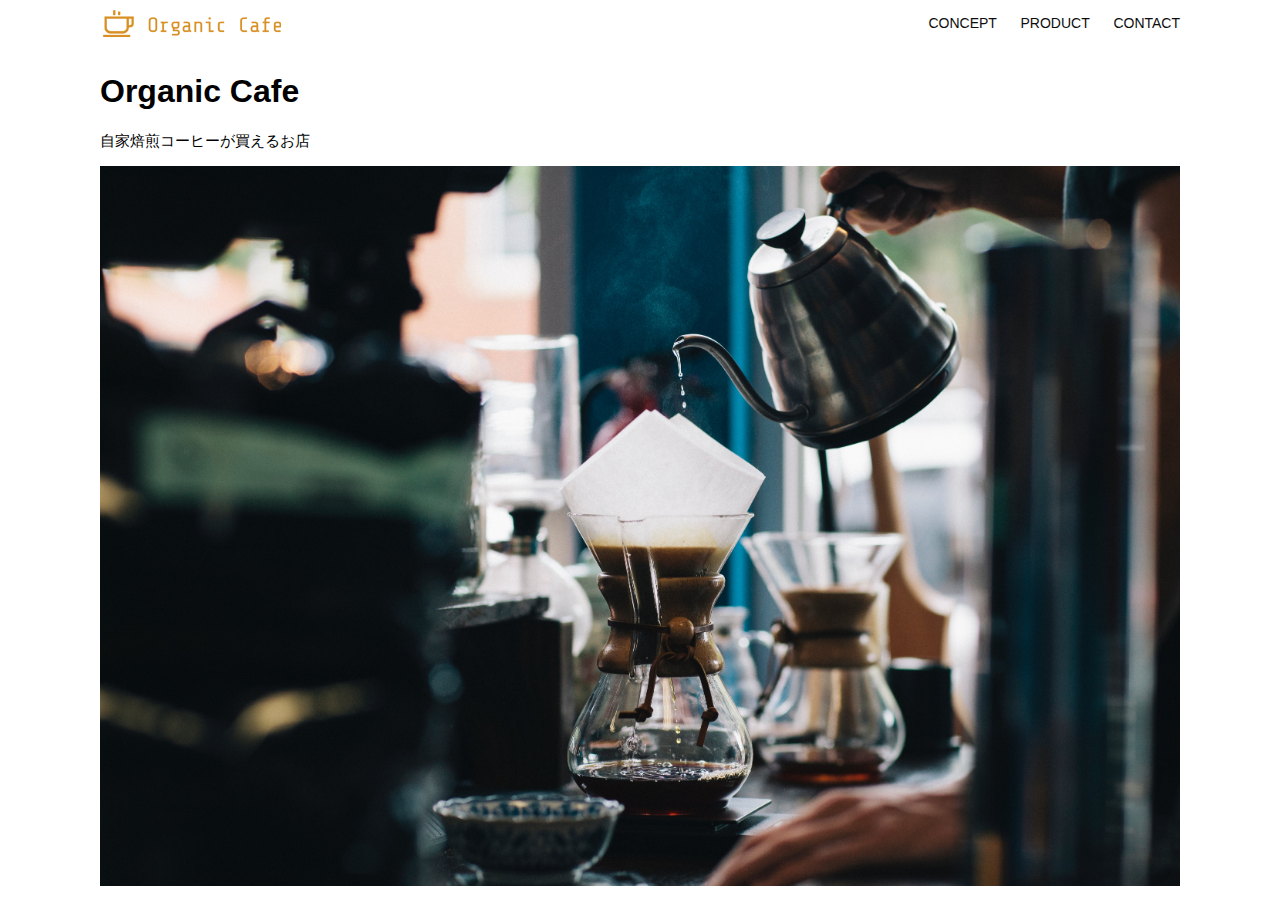
<file: html-css-kadai_013/index.html>
<!DOCTYPE html>
<html>
  <head>
    <title>Organic Cafe</title>
    <meta charset="UTF-8" />
    <meta name="description" content="自家焙煎のコーヒーがお家で楽しめるOrganic Cafe"/>
    <meta name="viewport" content="width=device-width, initial-scale=1.0" />
    <link rel="stylesheet" href="style.css" />
  </head>
  <body>
    <!-- ヘッダー -->
    <header>
      <!-- ロゴ -->
      <a href="index.html" id="logo"><img src="images/logo.png" alt="トップページに戻る"/></a>

      <!-- PC用ナビゲーション -->
      <nav id="nav-pc">
        <a href="index.html#concept">CONCEPT</a>
        <a href="index.html#product">PRODUCT</a>
        <a href="index.html#contact">CONTACT</a>
      </nav>

       <!-- スマホ用メニューボタン -->
    <img id="menu-sp" src="images/button-menu.png" alt="ナビゲーションを開く" onclick="document.getElementById('nav-sp').style.display = 'block'">

      <!--スマホ用ナビゲーション-->
      <nav id="nav-sp">
        <ul>
          <li>
            <img id="close" src="images/button-close.png" alt="ナビゲーションを閉じる" onclick="document.getElementById('nav-sp').style.display = 'none'">
          </li>
          <li>
            <a id="logo-sp" href="index.html" onclick="document.getElementById('nav-sp').style.display = 'none'">
              <img src="images/logo-sp.png" alt="トップページに戻る">
            </a>
          </li>
          <li>
            <a class="menu" href="index.html#concept" onclick="document.getElementById('nav-sp').style.display = 'none'">CONCEPT</a>
         </li>
         <li>
           <a class="menu" href="index.html#product" onclick="document.getElementById('nav-sp').style.display = 'none'">PRODUCT</a>
         </li>
         <li>
          <a class="menu" href="index.html#contact" onclick="document.getElementById('nav-sp').style.display = 'none'">CONTACT</a>
         </li>
       </ul>
     </nav>
          
    </header>

    <main>
      <article>
        <!-- メインビジュアル -->
        <section id="main-visual">
          <div id="main-message">
            <h1>Organic Cafe</h1>
            <p>自家焙煎コーヒーが買えるお店</p>
          </div>
          <img src="images/main-image.jpg" alt="コーヒーをハンドドリップで淹れる画像"/>
        </section>
      </article>
    </main>
  </body>
</html>
</file>
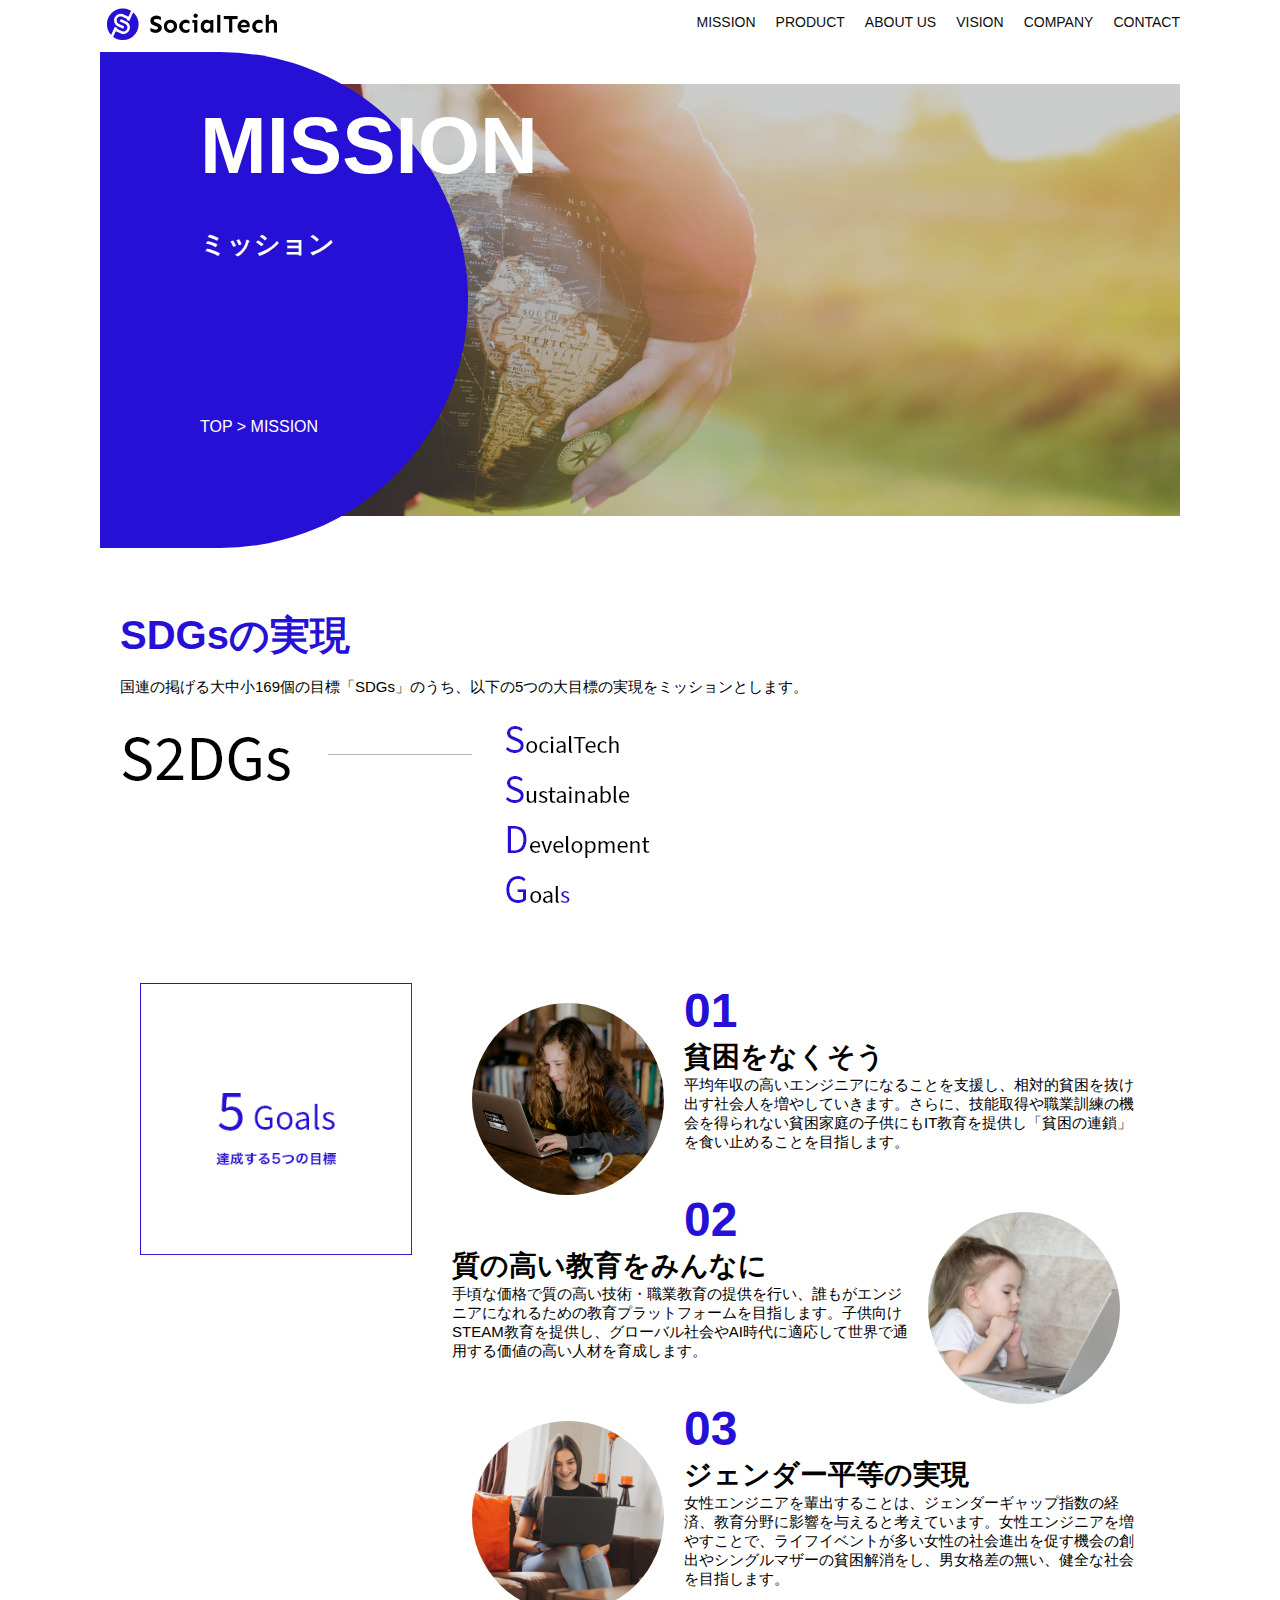
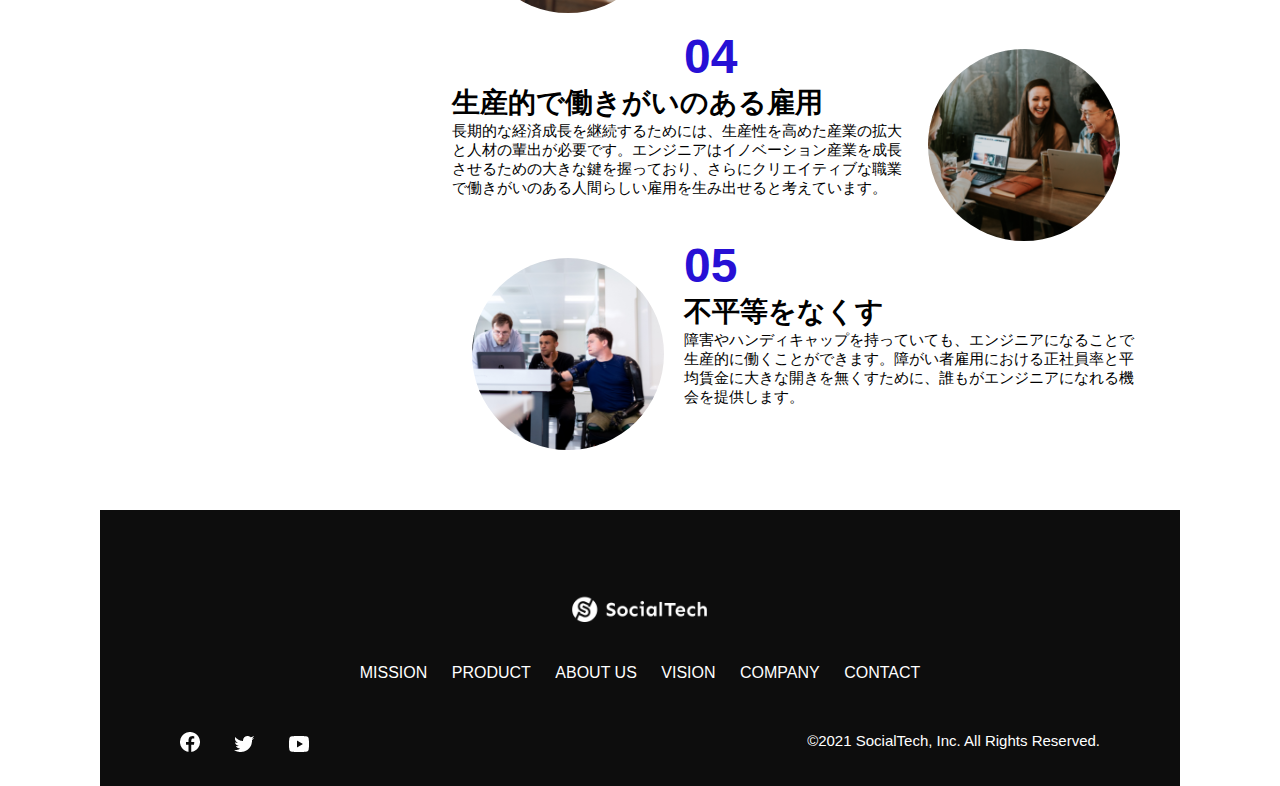
<file: kadai_tutorial_output/mission.html>
<!DOCTYPE html>
<html>
  <head>
    <title>SocialTech - MISSION ミッション -</title>
    <meta charset="utf-8">
    <meta name="description" content="SocialTechが目指す5つの目標（S2DSs）紹介します">
    <meta name="viewport" content="width=device-width, initial-scale=1.0">
    <link rel="stylesheet" href="style.css">
  </head>

  <body>
    <!-- ヘッダー -->
    <header>
      <!-- ロゴ -->
      <a href="index.html" id="logo">
        <img src="images/logo.png" alt="トップページに戻る">
      </a>

      <!-- PC用ナビゲーション -->
      <nav id="nav-pc">
        <ul>
          <li><a href="mission.html">MISSION</a></li>
          <li><a href="product.html">PRODUCT</a></li>
          <li><a href="index.html#aboutus">ABOUT US</a></li>
          <li><a href="index.html#vision">VISION</a></li>
          <li><a href="index.html#company">COMPANY</a></li>
          <li><a href="index.html#contact">CONTACT</a></li>
        </ul>
      </nav>

      <!-- スマホ用メニューボタン -->
      <button id="menu-sp" onclick="document.getElementById('nav-sp').style.display = 'block'">
        <img src="images/button-menu.png" alt="ナビゲーションを開く">
      </button>

      <!-- スマホ用ナビゲーション -->
      <div id="nav-sp">
        <button id="close" onclick="document.getElementById('nav-sp').style.display = 'none'">
          <img src="images/button-close.png" alt="ナビゲーションを閉じる">
        </button>

        <nav>
          <ul>
            <li>
              <a id="logo-sp" href="index.html" onclick="document.getElementById('nav-sp').style.display = 'none'"><img src="images/logo-sp.png" alt="トップページに戻る"></a>
            </li>
            <li><a class="menu" href="mission.html" onclick="document.getElementById('nav-sp').style.display = 'none'">MISSION</a></li>
            <li><a class="menu" href="product.html" onclick="document.getElementById('nav-sp').style.display = 'none'">PRODUCT</a></li>
            <li><a class="menu" href="index.html#aboutus" onclick="document.getElementById('nav-sp').style.display = 'none'">ABOUT US</a></li>
            <li><a class="menu" href="index.html#vision" onclick="document.getElementById('nav-sp').style.display = 'none'">VISION</a></li>
            <li><a class="menu" href="index.html#company" onclick="document.getElementById('nav-sp').style.display = 'none'">COMPANY</a></li>
            <li><a class="menu" href="index.html#contact" onclick="document.getElementById('nav-sp').style.display = 'none'">CONTACT</a></li>
          </ul>
        </nav>
        <div id="sns">
          <a href="https://www.facebook.com/sejuku2013">
            <img src="images/button-facebook.png" alt="Facebookのリンク">
          </a>
          <a href="https://twitter.com/samuraijuku">
            <img src="images/button-twitter.png" alt="Twitterのリンク">
          </a>
          <a href="https://www.youtube.com/channel/UCCFOQO5aDK0xXam4cUQXT8g">
            <img src="images/button-youtube.png" alt="YouTubeのリンク">
          </a>
        </div>
      </div>
    </header>

    <main>
      <article>
        <section id="mission-main">
            <div class="mission-main-inner">
                <div id="mission-title">
                    <h1>MISSION<br><span>ミッション</span></h1>
                    <p>TOP > MISSION</p>
                </div>
            </div>
        </section>
        <section id="mission-s2dgs">
            <h2 class="mission-h2">SDGsの実現</h2>
            <p>国連の掲げる大中小169個の目標「SDGs」のうち、以下の5つの大目標の実現をミッションとします。</p>
            <img src="images/mission/mission-s2dgs.png" alt="S2DGs">
        </section>

        <section id="mission-five-goals">
            <div class="five-goals-image">
              <img src="images/mission/mission-5goals.png" alt="5Goals">
            </div>
            <div class="five-goals-read">
                <div>
                  <img class="fivegoals-image-left" src="images/mission/mission-5goals01.png" alt="PCを操作する女の子">
                  <span class="fivegoals-number">01</span>
                  <h3 class="fivegoals-h3">貧困をなくそう</h3>
                  <p class="fivegoals-p">平均年収の高いエンジニアになることを支援し、相対的貧困を抜け出す社会人を増やしていきます。さらに、技能取得や職業訓練の機会を得られない貧困家庭の子供にもIT教育を提供し「貧困の連鎖」を食い止めることを目指します。</p>
                </div>
                <div>
                  <img class="fivegoals-image-right" src="images/mission/mission-5goals02.png" alt="PCを見つめる小さい女の子">
                  <span class="fivegoals-number">02</span>
                  <h3 class="fivegoals-h3">質の高い教育をみんなに</h3>
                  <p class="fivegoals-p">手頃な価格で質の高い技術・職業教育の提供を行い、誰もがエンジニアになれるための教育プラットフォームを目指します。子供向けSTEAM教育を提供し、グローバル社会やAI時代に適応して世界で通用する価値の高い人材を育成します。</p>
                </div>
                <div>
                  <img class="fivegoals-image-left" src="images/mission/mission-5goals03.png" alt="PCを操作する女性">
                  <span class="fivegoals-number">03</span>
                  <h3 class="fivegoals-h3">ジェンダー平等の実現</h3>
                  <p class="fivegoals-p">女性エンジニアを輩出することは、ジェンダーギャップ指数の経済、教育分野に影響を与えると考えています。女性エンジニアを増やすことで、ライフイベントが多い女性の社会進出を促す機会の創出やシングルマザーの貧困解消をし、男女格差の無い、健全な社会を目指します。</p>
                </div>
                <div>
                  <img class="fivegoals-image-right" src="images/mission/mission-5goals04.png" alt="笑顔で話し合う3人の男女">
                  <span class="fivegoals-number">04</span>
                  <h3 class="fivegoals-h3">生産的で働きがいのある雇用</h3>
                  <p class="fivegoals-p">長期的な経済成長を継続するためには、生産性を高めた産業の拡大と人材の輩出が必要です。エンジニアはイノベーション産業を成長させるための大きな鍵を握っており、さらにクリエイティブな職業で働きがいのある人間らしい雇用を生み出せると考えています。</p>
                </div>
                <div>
                  <img class="fivegoals-image-left" src="images/mission/mission-5goals05.png" alt="障害を持つ男性が生き生きと働く様子">
                  <span class="fivegoals-number">05</span>
                  <h3 class="fivegoals-h3">不平等をなくす</h3>
                  <p class="fivegoals-p">障害やハンディキャップを持っていても、エンジニアになることで生産的に働くことができます。障がい者雇用における正社員率と平均賃金に大きな開きを無くすために、誰もがエンジニアになれる機会を提供します。</p>
                </div>
              </div>
      </article>
    </main>

    <footer>
      <div id="footer-logo">
        <img src="images/logo-sp.png" alt="SocialTech">
      </div>
      <div id="footer-link">
        <a href="mission.html">MISSION</a>
        <a href="product.html">PRODUCT</a>
        <a href="index.html#aboutus">ABOUT US</a>
        <a href="index.html#vision">VISION</a>
        <a href="index.html#company">COMPANY</a>
        <a href="index.html#contact">CONTACT</a>
      </div>
      <div id="sns-footer">
        <div class="sns-btns">
          <a href="https://www.facebook.com/sejuku2013"><img src="images/button-facebook.png" alt="Facebookのリンク"></a>
          <a href="https://twitter.com/samuraijuku"><img src="images/button-twitter.png" alt="Twitterのリンク"></a>
          <a href="https://www.youtube.com/channel/UCCFOQO5aDK0xXam4cUQXT8g"><img src="images/button-youtube.png" alt="YouTubeのリンク"></a>
        </div>
        <p id="copyright">&copy;2021 SocialTech, Inc. All Rights Reserved.</p>
      </div>
    </footer>

  </body>
</html>
</file>
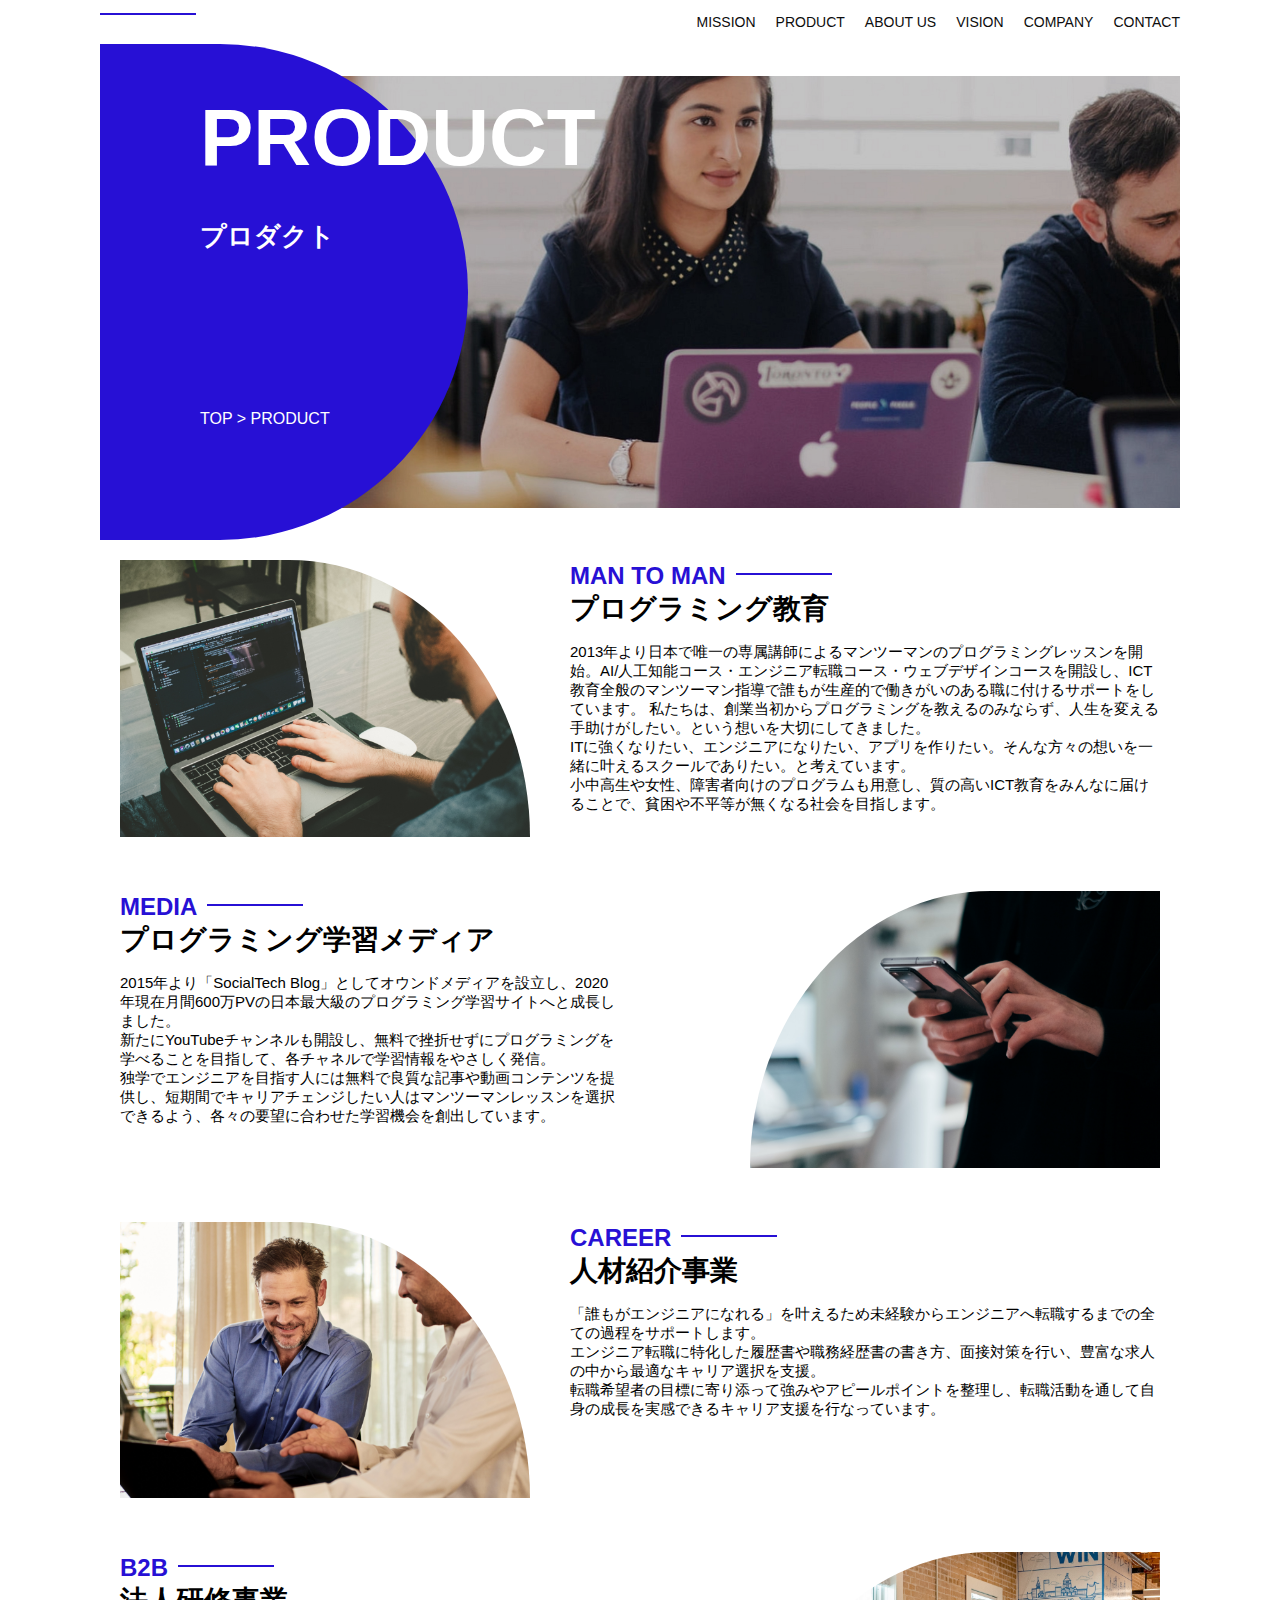
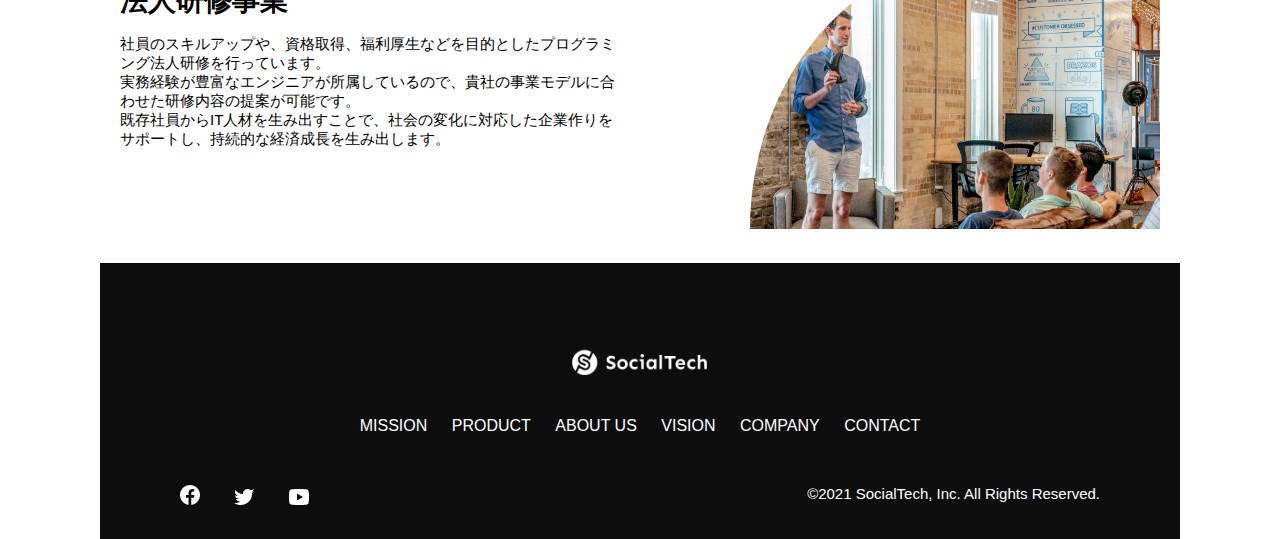
<file: kadai_tutorial_output/product.html>
<!DOCTYPE html>
<html>
    <head>
        <title>SocialTech -PRODUCT プロダクト-</title>
        <meta charest="utf-8">
        <meta name="description" content="SocialTechの4つのプロダクトを紹介します">
        <meta name="viewport" content="width=device-width, initial-scale=1.0">
        <link rel="stylesheet" href="style.css">
    </head>

    <body>
        <!--ヘッダー-->
        <header>
         <!--ロゴ-->
         <a href="index.html" id="logo">
            <img src="images/line.png" alt="トップページに戻る">
         </a>

         <!--PC用ナビゲーション-->
         <nav id="nav-pc">
            <ul>
            <li><a href="mission.html">MISSION</a></li>
            <li><a href="product.html">PRODUCT</a></li>
            <li><a href="index.html#aboutus">ABOUT US</a></li>
            <li><a href="index.html#vision">VISION</a></li>
            <li><a href="index.html#company">COMPANY</a></li>
            <li><a href="index.html#contact">CONTACT</a></li>
          </ul>
         </nav>

         <!-- スマホ用メニューボタン -->
      <button id="menu-sp" onclick="document.getElementById('nav-sp').style.display = 'block'">
        <img src="images/button-menu.png" alt="ナビゲーションを開く">
      </button>

      <!-- スマホ用ナビゲーション -->
      <div id="nav-sp">
        <button id="close" onclick="document.getElementById('nav-sp').style.display = 'none'">
          <img src="images/button-close.png" alt="ナビゲーションを閉じる">
        </button>

        <nav>
          <ul>
            <li>
              <a id="logo-sp" href="index.html" onclick="document.getElementById('nav-sp').style.display = 'none'"><img src="images/logo-sp.png" alt="トップページに戻る"></a>
            </li>
            <li><a class="menu" href="mission.html" onclick="document.getElementById('nav-sp').style.display = 'none'">MISSION</a></li>
            <li><a class="menu" href="product.html" onclick="document.getElementById('nav-sp').style.display = 'none'">PRODUCT</a></li>
            <li><a class="menu" href="index.html#aboutus" onclick="document.getElementById('nav-sp').style.display = 'none'">ABOUT US</a></li>
            <li><a class="menu" href="index.html#vision" onclick="document.getElementById('nav-sp').style.display = 'none'">VISION</a></li>
            <li><a class="menu" href="index.html#company" onclick="document.getElementById('nav-sp').style.display = 'none'">COMPANY</a></li>
            <li><a class="menu" href="index.html#contact" onclick="document.getElementById('nav-sp').style.display = 'none'">CONTACT</a></li>
          </ul>
        </nav>
        <div id="sns">
          <a href="https://www.facebook.com/sejuku2013">
            <img src="images/button-facebook.png" alt="Facebookのリンク">
          </a>
          <a href="https://twitter.com/samuraijuku">
            <img src="images/button-twitter.png" alt="Twitterのリンク">
          </a>
          <a href="https://www.youtube.com/channel/UCCFOQO5aDK0xXam4cUQXT8g">
            <img src="images/button-youtube.png" alt="YouTubeのリンク">
          </a>
        </div>
      </div>
    </header>

    <main>
      <article>
        <section id="product-main">
            <div class="product-main-inner">
                <div id="product-title">
                    <h1>PRODUCT<br><span>プロダクト</span></h1>
                    <p>TOP > PRODUCT</p>
                </div>
            </div>
        </section>

        <section class="product-section product-section-left">
          <div class="product-section-img">
            <img src="images/product/product-mantoman.png" alt="pcでコードを書く男性">
          </div>
          <div class="product-read">
            <h2 class="product-h2">MAN TO MAN</h2>
            <h3 class="product-h3">プログラミング教育</h3>
             <p>
               2013年より日本で唯一の専属講師によるマンツーマンのプログラミングレッスンを開始。AI/人工知能コース・エンジニア転職コース・ウェブデザインコースを開設し、ICT教育全般のマンツーマン指導で誰もが生産的で働きがいのある職に付けるサポートをしています。 私たちは、創業当初からプログラミングを教えるのみならず、人生を変える手助けがしたい。という想いを大切にしてきました。<br>ITに強くなりたい、エンジニアになりたい、アプリを作りたい。そんな方々の想いを一緒に叶えるスクールでありたい。と考えています。<br>小中高生や女性、障害者向けのプログラムも用意し、質の高いICT教育をみんなに届けることで、貧困や不平等が無くなる社会を目指します。
             </p>
           </div>
         </section>
 
         <section class="product-section product-section-right">
           <div class="product-read">
             <h2 class="product-h2">MEDIA</h2>
              <h3 class="product-h3">プログラミング学習メディア</h3>
               <p>2015年より「SocialTech Blog」としてオウンドメディアを設立し、2020年現在月間600万PVの日本最大級のプログラミング学習サイトへと成長しました。<br>新たにYouTubeチャンネルも開設し、無料で挫折せずにプログラミングを学べることを目指して、各チャネルで学習情報をやさしく発信。<br>独学でエンジニアを目指す人には無料で良質な記事や動画コンテンツを提供し、短期間でキャリアチェンジしたい人はマンツーマンレッスンを選択できるよう、各々の要望に合わせた学習機会を創出しています。</p>
           </div>
           <div class="product-section-img">
             <img src="images/product/product-media.png" alt="スマートフォンを操作する人">
           </div>
         </section>
 
         <section class="product-section product-section-left">
           <div class="product-section-img">
             <img src="images/product/product-career.png" alt="笑顔で話し合う2人の男性">
           </div>
           <div class="product-read">
             <h2 class="product-h2">CAREER</h2>
             <h3 class="product-h3">人材紹介事業</h3>
             <p>「誰もがエンジニアになれる」を叶えるため未経験からエンジニアへ転職するまでの全ての過程をサポートします。<br>エンジニア転職に特化した履歴書や職務経歴書の書き方、面接対策を行い、豊富な求人の中から最適なキャリア選択を支援。<br>転職希望者の目標に寄り添って強みやアピールポイントを整理し、転職活動を通して自身の成長を実感できるキャリア支援を行なっています。<br></p>
           </div>
         </section>
 
         <section class="product-section product-section-right">
           <div class="product-read">
             <h2 class="product-h2">B2B</h2>
             <h3 class="product-h3">法人研修事業</h3>
             <p>社員のスキルアップや、資格取得、福利厚生などを目的としたプログラミング法人研修を行っています。<br>実務経験が豊富なエンジニアが所属しているので、貴社の事業モデルに合わせた研修内容の提案が可能です。<br>既存社員からIT人材を生み出すことで、社会の変化に対応した企業作りをサポートし、持続的な経済成長を生み出します。</p>
           </div>
           <div class="product-section-img">
             <img src="images/product/product-b2b.png" alt="講演中の男性とそれを聴く人々">
           </div>
         </section>
         
      </article>
    </main>

    <footer>
      <div id="footer-logo">
        <img src="images/logo-sp.png" alt="SocialTech">
      </div>
      <div id="footer-link">
        <a href="mission.html">MISSION</a>
        <a href="product.html">PRODUCT</a>
        <a href="index.html#aboutus">ABOUT US</a>
        <a href="index.html#vision">VISION</a>
        <a href="index.html#company">COMPANY</a>
        <a href="index.html#contact">CONTACT</a>
      </div>
      <div id="sns-footer">
        <div class="sns-btns">
          <a href="https://www.facebook.com/sejuku2013"><img src="images/button-facebook.png" alt="Facebookのリンク"></a>
          <a href="https://twitter.com/samuraijuku"><img src="images/button-twitter.png" alt="Twitterのリンク"></a>
          <a href="https://www.youtube.com/channel/UCCFOQO5aDK0xXam4cUQXT8g"><img src="images/button-youtube.png" alt="YouTubeのリンク"></a>
        </div>
        <p id="copyright">&copy;2021 SocialTech, Inc. All Rights Reserved.</p>
      </div>
    </footer>
    
    </body>
</html>
</file>
<file: html-css-kadai_013/style.css>
/* PC、スマホ共通スタイル */
body {
  font-family: "Source Sans Pro", "Hiragino Kaku Gothic ProN", Meiryo, Arial,
    sans-serif;
}

p {
  font-size: 15px;
}

#main-visual>img {
  width: 100%;
}

/*================
PC用のスタイル 
=================*/
@media screen and (min-width: 768px) {

  /* 横幅設定 */
  body {
    max-width: 1080px;
    min-width: 960px;
    margin: 0 auto 0 auto;
  }

  /* ヘッダー */
  header {
    display: flex;
    justify-content: space-between;
  }

  /* ナビゲーションのレイアウト */
  #nav-pc {
    text-align: right;
    font-size: 14px;
    padding-top: 15px;
  }

  /* ナビゲーションのリンクの装飾設定 */
  #nav-pc>a {
    text-decoration: none;
    margin-left: 20px;
  }

  #nav-pc>a:link {
    color: #0d0d0d;
  }

  #nav-pc>a:visited {
    color: #0d0d0d;
  }

  #nav-pc>a:hover {
    color: #0d0d0d;
    text-decoration: underline;
  }

  #nav-pc>a:active {
    color: #0d0d0d;
  }
}

/* スマホ用ナビゲーション非表示 */
#nav-sp ,#menu-sp {
  display: none;
}

/*====================
  スマートフォン用のスタイル
 =====================*/
 @media screen and (max-width: 767px) {

  /* PC用ナビゲーション非表示 */
#nav-pc {
  display: none;
}

/* 横幅設定 */
body {
  min-width: 375px;
  margin: 0;
}

/* ハンバーガーメニュー */
#menu-sp {
  display: block;
  float: right;
  padding: 0;
}

/* スマホ用ナビゲーション */

#nav-sp {
  background-color: #ce933e;
  position: absolute;
  left: 0;
  top: 0;
  height: 100%;
  width: 100%;
  display: none;
  z-index: 100;
}

#nav-sp ul {
padding-left :0;
 }

 #nab-sp li {
  list-style: none;
 }

 /* ×ボタン */
 #close {
 position: absolute;
 top: 20px;
 right: 20px;
}

/* ナビゲーションメニュー用ロゴ */
#logo-sp {
  margin: 80px 0 30px 20px;
}

#nav-sp a {
display: block;
}

#nav-sp a:link {
  color: #ffffff;
}

#nav-sp a:hover {
  color: #ffffff;
  text-decoration: underline;
}

#nav-sp a:active {
 color: #ffffff;
}

/* ナビゲーションメニュー背景 */
#nav-sp .menu {
  text-decoration: none;
  display:block;
  margin: 0 20px 0 20px;
  height:44px;
  font-size: 16px;
  background-image: url("images/arrow.png");
  background-repeat: no-repeat;
  background-position: right top;
}
 }
</file>
<file: kadai_tutorial_output/style.css>
/* PC、スマホ共通スタイル */
* {
    box-sizing: border-box;
  }
  
  p {
    font-size: 15px;
  }
  
body {
  max-width: 1080px;
  margin: 0 auto 0 auto;
   font-family: "Source Sans Pro", "Hiragino Kaku Gothic ProN", Meiryo, Arial, sans-serif;
}

/* ヘッダー */
header {
  display: flex;
  justify-content: space-between;
}
  
   /* ナビゲーションのレイアウト */
   #nav-pc {
     font-size: 14px;
   }
   
   #nav-pc ul {
     display: flex;
     padding-left: 0;
   }
   
   #nav-pc li {
    list-style: none;
   }
   
   /* ナビゲーションのリンクの装飾設定 */
   #nav-pc a {
    text-decoration: none;
     margin-left: 20px;
     color: #0d0d0d;
   }

   #nav-pc a:hover {
     border-bottom: 2px dotted #3246c8;
     padding-bottom: 3px;
    opacity: 0.7;
   }

   /*メインビジュアル*/
   #main-visual {
    position: relative;
    height: 400px;
   }
   #main-message {
    position: absolute;
    top: 0;
    left: 0;
    background-color: #2710d5;
    color: #ffffff;
    border-radius: 0 0 476px 0;
    max-width: 620px;
    height: 100%;
    width: 100%;
    z-index: 11;
   }
   #main-message  h1 {
    font-size: 60px;
    margin: 100px 0 0 50px;
   }
   #main-message > p {
    font-size: 28px;
    margin: 0 0 0 50px;
   }
   #main-visual > img {
    max-width: 620px;
    border-radius: 476px 0 0 0;
    position: absolute;
    top: 0;
    right: 0;
    z-index: 10;
   }
   /*見出し*/
   h2 {
    margin: 40px 0 0 0;
   }
   h2::after {
    content: url("images/line.png");
    margin-left: 10px;
   }
   h3 {
    font-size: 27px;
   }
   /*ミッション*/
   #mission {
    margin: 80px auto 80px auto;
   }
   #mission-flex {
    display: flex;
   }
   #mission-flex > div {
    width: 50%;
    margin: 20px;
   }
   #mission-photo {
    width: 100%;
   }
   #s2dgs {
    margin-top: 50px;
    width: 100%;
   }

   /* プロダクト */
 #product {
  background-color: #fafafa;
  margin: 80px 0 80px 0;
  padding: 10px 40px 0px 40px;
}

/* 外枠 */
#product .product-flex {
  margin-top: 40px;
  display: flex;
}

/* 左のカラム */
#product-left {
  width: 50%;
  margin-right: 20px;
}

/* 右のカラム */
#product-right {
  width: 50%;
  margin-left: 20px;
  margin-top: 80px;
}

/* 写真＋説明の枠 */
#product-left > div {
  position: relative;
  height: 480px;
  margin-right: 20px;
}
#product-right > div {
  position: relative;
  height: 480px;
  margin-left: 20px;
}

/* 写真 */
.product-photo {
  width: 100%;
}
 
   /* 説明文の枠 */
 .product-explain {
  background-color: #ffffff;
  position: absolute;
  left: 0;
  bottom: 50px;
  margin: 0 40px 0 40px;
  padding: 20px;
  box-shadow: 5px 5px 10px rgba(0, 0, 0, 0.05);
}

/* 説明文の英語 */
.product-explain > span {
  color: #2710d5;
  font-weight: bold;
  font-size: 16px;
  margin: 0px;
}

/* 説明文の見出し */
.product-explain > h3 {
  margin: 5px 0 5px 0;
}

/* 説明文 */
.product-explain > p {
  font-size: 14px;
  margin: 0;
}

/* もっと見るボタン */
#product-more {
  text-align: center;
}

#product-more a {
  position: relative;
  bottom: -42px;
}

  /*ABOUT US*/
  #aboutus {
    margin: 80px auto 80px auto;
   }

   /* 3つの組織文化と写真を入れる枠*/
   #aboutus > div {
    display: flex;
   }
   /*写真*/
   .culture-img {
    width: 50%;
    align-self: flex-start;
   }
   .culture-img2 {
    margin-top: 50px;
    width: 100%;
   }
   /*3つの組織文化の表*/
   .culture-table {
    margin-right: 50px;
   }
   /*番号*/
   .culture-num {
    font-size: 80px;
    color: #2710d5;
    padding: 0 20px 0 0;
   }
   /*見出し*/
   .culture-table th {
    text-align: left;
    font-size: 28px;
    font-weight: bold;
   }
   /*組織文化英語*/
   .culture-en {
    color: #2710d5;
    font-size: 24px;
   }
   /*説明文*/
   .culture-description {
    margin: 0;
   }
   /*ビジョン*/
   #vision {
    margin: 80px auto 80px auto;
   }
   /*セクション内の外枠*/
   #vision > div {
    display: flex;
    justify-content: space-between;
    flex-wrap: wrap;
   }
   /*7つの行動指針の枠*/
   .vision-box {
    width: 300px;
    height: 300px;
    margin-bottom: 30px;
    position: relative;
   }
   .vision-box > img {
    width: 100%;
    position: relative;
    z-index: 30;
  }
  
  .vision-box > div {
    position: absolute;
    top: 0;
    left: 0;
    z-index: 31;
    margin-right: 20px;
  }
  
  .vision-box > div > h4 {
    color: #2710d5;
    font-size: 19px;
    margin: 80px 0 0 0;
  }
  
  .vision-box > div > h4::first-letter {
    font-size: 40px;
  }
  
  .vision-box > div > h5 {
    font-size: 20px;
    margin: 0 0 0 0;
  }
  
  .vision-box > div > p {
    margin: 10px 0 0 0;
  }
  /*会社概要*/
  #company {
    margin: 80px auto 80px auto;
  }
  #company-table {
    width: 100%;
  }
  .tableheader {
    text-align: left;
    padding: 20px;
    border-bottom-color: #2710d5;
    border-bottom-width: 1px;
    border-bottom-style: solid;
    width: 100px;
  }
  .tablehader-first {
    border-top-color: #2710d5;
    border-top-width: 1px;
    border-top-style: solid;
  }
  .cell {
    padding: 30px;
    border-bottom-color: #ececec;
    border-bottom-width: 1px;
    border-bottom-style: solid;
 }
 
 .cell-first {
    border-top-color: #ececec;
    border-top-width: 1px;
    border-top-style: solid;
 }
 #company > iframe {
  width: 100%;
  height: 368px;
  margin-top: 40px;
 }
 /*お問い合わせ*/
 #contact {
  margin: 80px auto 80px auto;
 }

/*外枠*/
#contact > form > div {
  display: flex;
 flex-direction: row;
 flex-wrap: wrap;
 padding-bottom: 30px;
}
/*左側の見出し*/
.contact-heading {
  width: 240px;
  align-self: center;
}
/*見出しのラベル*/
.contact-label {
 font-weight: bold;
}
/* 必須 */
.contact-span {
  color: #ce2222;
  margin: 0 0 0 20px;
  font-weight: bold;
}
/*テキストボックス*/
.contact-textbox {
  border-top: 0px;
  border-left: 0px;
  border-right: 0px;
  border-bottom-width: 1px;
  border-bottom-color: #707070;
  border-style: solid;
  background-color: #fafafa;
  width: 400px;
  height: 56px;
}
 /* お問い合わせ内容のテキストエリア */
 .contact-textarea {
  border-top: 0px;
  border-left: 0px;
  border-right: 0px;
  border-bottom-width: 1px;
  border-bottom-color: #707070;
  background-color: #fafafa;
  width: 400px;
  height: 200px;
 }
 /*個人情報の取り扱い*/
 #contact dt {
  font-weight: bold;
 }
 #contact dd {
  margin: 0 0 16px 0;
 }
 #contact dd p {
  margin: 0;
 }
 #contact dd ul {
  padding-left: 0;
 }
 #contact dd li {
   margin-bottom: 0;
   list-style: none;
 }
footer {
  background-color: #0d0d0d;
  text-align: center;
  padding: 80px 80px 30px 80px;
}
#footer-logo {
  margin-bottom: 30px;
}
#footer-link {
  margin-bottom: 50px;
}
#footer-link > a {
  text-decoration: none;
  margin: 10px;
  color:#ffffff;
}
#footer-link > a:hover {
 text-decoration: underline;
}
#sns-footer {
  display: flex;
  justify-content: space-between;
  text-align: left;
}
#sns-footer a {
  margin-right: 30px;
}
#copyright {
  color: #ffffff;
  margin: 0;
}

 /* mission.html用スタイル */
 /* ミッションのメインビジュアル */
 .mission-main-inner {
  background-image: url("images/mission/mission-main.png");
  background-repeat: no-repeat;
  background-position-y: center;
 }
#mission-title {
  background-color: #2710d5;
  width: 368px;
  color: #ffffff;
  height: 496px;
  border-radius:0 248px 248px 0;
  position: relative;
}
#mission-title h1 {
  position: absolute;
  top: 0;
  left: 100px;
  font-size: 80px;
  line-height: 1;
}
#mission-title h1 span {
  font-size: 26px;
}
#mission-title > p {
  position: absolute;
  top: 350px;
  left: 100px;
  font-size: 16px;
}

 /* ミッションページ　S2DGSの設定 */
#mission-s2dgs {
  padding: 20px;
}
.mission-h2 {
  color: #2710d5;
  font-size: 40px;
}
.mission-h2::after {
  content: none;
}

/* ミッションページ　5つのゴールの設定 */
#mission-five-goals {
  padding: 20px;
  display: flex;
}
#mission-five-goals .five-goals-image {
  width: 30%;
  padding: 20px;
}
#mission-five-goals .five-goals-image img {
  width: 100%;
}
#mission-five-goals .five-goals-read {
  width: 70%;
  padding: 20px;
}
#mission-five-goals .five-goals-read > div {
  margin-bottom: 40px;
}

.fivegoals-image-right {
  float: right;
  margin: 20px;
}

.fivegoals-image-left {
  float: left;
  margin: 20px;
}

.fivegoals-number {
  color: #2710d5;
  font-size: 48px;
  font-weight: bold;
  margin: 0;
}

.fivegoals-h3 {
  font-size: 28px;
  margin: 0;
}

.fivegoals-p {
  margin: 0;
}

 /* プロダクトページ */
.product-main-inner {
  background-image: url("images/product/product-main.png");
  background-repeat: no-repeat;
  background-position-y: center;
}

#product-title {
  background-color: #2710d5;
  width: 368px;
  color: #ffffff;
  height: 496px;
  border-radius: 0 248px 248px 0;
  position: relative;
}

#product-title h1 {
  position: absolute;
  top: 0;
  left: 100px;
  font-size: 80px;
  line-height: 1;
}

#product-title h1 span {
  font-size: 26px;
}

#product-title > p {
  position: absolute;
  top: 350px;
  left: 100px;
  font-size: 16px;
}

 /* セクション */
 .product-section {
  display: flex;
  padding: 20px 20px 0;
 }

 .product-section .product-section-img {
  width: 450px;
 }

  /* 左が画像のセクション*/
 .product-section-left .product-section-img img {
  width:100%;
  padding: 0 40px 30px 0;
  border-radius: 0 432px 0 0;
 }

 .product-section-left .product-read {
  width: 50%;
  flex-grow: 1;
 }

 .product-section-left .product-read p {
  margin-bottom: 0;
 }

  /* 右が画像のセクション*/
 .product-section-right {
  justify-content:space-between;
 }

.product-section-right .product-section-img img {
  width: 100%;
  padding: 0 0 30px 40px;
  border-radius:432px 0 0 0;
}

.product-section-right .product-read {
  width: 500px;
}

.product-h2 {
  color: #2710d5;
  font-size: 24px;
  margin: 0;
}

.product-h3 {
font-size: 28px;
margin: 0;
}


 /* ハンバーガーメニュー */
 #menu-sp ,#nav-sp {
  display: none;
 
}

/*====================
  スマートフォン用のスタイル
 =====================*/
 @media screen and (max-width: 767px) {
  /* PC用ナビゲーション非表示 */
  #nav-pc {
    display: none;
  }

  /* ハンバーガーメニュー */
  #menu-sp {
    display: block;
    background-color: transparent;
    float: right;
    padding: 0;
    border: none;
  }

  /* スマホ用ナビゲーションの表示切替*/
  /* 初期状態、レイアウトと非表示設定 */
  #nav-sp {
    background-color: #2710d5;
    position: fixed;
    left: 0;
    top: 0;
    height: 100%;
    width: 100%;
    display: none;
    z-index: 100;
  }

/* ×ボタン */
#close {
  position: absolute;
  top: 20px;
  right: 20px;
  background-color: transparent;
  border: none;
}

#nav-sp nav ul {
  padding-left: 0;
}

#nav-sp nav li {
  list-style: none;
}

/* ナビゲーションメニュー用ロゴ */
#logo-sp {
  margin: 80px 0 30px 20px;
} 
 
/* ナビゲーションのリンクの装飾設定 */
#nav-sp nav a {
  display: block;
  color: #ffffff;
}

#nav-sp nav a:hover {
   text-decoration: underline;
 }

 #nav-sp .menu {
   text-decoration: none;
   margin: 0 20px 0 20px;
   height: 44px;
   font-size: 16px;
   background-image: url("images/arrow.png");
   background-repeat: no-repeat;
   background-position: right top;
 }
 

 #sns {
  position: absolute;
  bottom: 20px;
  left: 20px;
 }
 #sns > a {
  margin-right: 30px;
 }

 /* メインビジュアル */
 #main-visual {
  position: relative;
  height: 470px;
 }
#main-visual > div {
  text-align: center;
  height: 280px;
}
#main-visual h1 {
  font-size: 28px;
  margin: 90px 0 0 0;
}
#main-visual > div > p {
  margin: 0;
  font-size: 15px;
}
#main-visual > img {
  width: 100%;
  border-radius: 476px 0 0 0;
  top: 230px;
  bottom: 0;

}
/* 見出し */
h2 {
  margin: 15px 0 15px 0;
}
h3 {
  font-size: 24px;
  margin: 10px 0 0 0;
}
/* ミッション */
#mission {
  margin: 200px 0 20px 0;
  padding: 0 20px 0 20px;
}
#mission-flex {
  flex-direction: column;
}
#mission-flex > div {
  width: 100%;
  margin: 0;
}

/* prpdictセクションをレスポンシブ対応に */
/* プロダクト */
#product {
  margin: 0;
  padding: 10px 20px 0 20px;
}
/* 外枠 */
#product .product-flex {
  flex-direction: column;
  margin-top: 0;
}

/* 左右のカラム　スマホ縦並び */
#product-left, #product-right {
  width: 100%;
  margin: 0;
}

/* 見出し、説明文 */
/* 画像＋説明の枠 */
#product-left > div, #product-right > div {
  height: auto;
  margin: 0;
}
/* 説明文の枠 */
.product-explain {
  position: relative;
  margin: 0;
}

.product-explain > h3 {
  margin: 10px 0 10px 0;
  font-size: 24px;
}
/* もっと見るボタン */
#product-more {
  text-align: left;
}
#aboutus {
  margin: 80px 20px 80px 20px;
}
#aboutus > div {
  flex-direction: column;
}
.culture-table th {
  font-size: 16px;
}
.culture-table {
  margin-right: 0;
  padding-right: 20px;
  order: 2;
}

.culture-img {
  width: 100%;
  order: 1;
}

.culture-img2 {
  margin-top: 0;
}

.culture-num {
  padding: 0;
}

.culture-description {
  margin: 0;
}

  /*ビジョン*/
#vision {
  margin: 80px 20px 80px 20px;
}
.vision-box > img {
  position: absolute;
  top: 0;
  left: 0;
}
.vision-box > div > h4 {
  margin: 60px 0 0 0;
}

  /*会社概要*/
#company {
  margin: 0 20px 20px 0;
}
#company > h3 {
  margin-bottom: 20px;
}
.tableheader {
  width: 50px;
}
.cell {
  padding: 20px;
}
#company > iframe {
  height: 240px;
}

/*お問い合わせ*/
#contact {
  margin: 80px 20px 80px 20px;
}
#contact > h3 {
  margin-bottom: 20px;
}
#contact > form > div {
  flex-direction: column;
  margin-bottom: 20px;
}
.contact-heading {
  align-self: auto;
  margin-bottom: 20px;
}
.contact-textbox {
  min-width: 300px;
  width: 100%;
}
.contact-textarea {
  height: 150px;
  width: 100%;
}
.radiobutton {
  margin-bottom: 20px;
}
/* フッター */
footer {
  padding: 30px 20px 50px 20px;
  text-align: left;
}
#footer-link > a {
  margin: 0 20px 30px 0;
  display:block;
  background-image: url(images/arrow.png);
  background-repeat: no-repeat;
  background-position: right top;
}
#footer-link > a:hover {
  text-decoration: underline;
}
#sns-footer {
flex-direction: column;
justify-content: flex-start;
 }
 #copyright {
  font-size: 12px;
  margin-top: 30px;
 }

  /* mission.html用スタイル */
   /* ミッションのメインビジュアル */
   #mission-main {
    height: 256px;
    margin-top: 4%;
    position: relative;
  }

  .mission-main-inner {
    height: 80%;
    background-size: cover;
  }

  #mission-title {
    width: 136px;
    height: 256px;
    position: absolute;
    top: -10%;
  }

  #mission-title h1 {
    left: 20px;
    font-size: 40px;
  }

  #mission-title h1 span {
    font-size: 18px;
  }

  #mission-title > p {
    top: 180px;
    left: 20px;
    font-size: 13px;
  }


 /* ミッションページ　S2DGSの設定 */
 .mission-h2 {
  font-size: 38px;
  margin: 0px;
}

.mission-h2::after {
  content: none;
}

#mission-s2dgs > img {
  width: 100%;
}

 /* ミッションページ　5つのゴールの設定 */
 #mission-five-goals {
  flex-direction: column;
}

#mission-five-goals > div {
  padding: 0;
}

#mission-five-goals .five-goals-image,
#mission-five-goals .five-goals-read {
  width: 100%;
  padding: 0;
}

#mission-five-goals .five-goals-read > div {
  display: flex;
  flex-direction: column;
}

.fivegoals-image-right,
.fivegoals-image-left {
  align-self: center;
}
/* プロダクトページ */
#product-main {
  height: 256px;
  margin-top: 4%;
  position: relative;
}

.product-main-inner {
  height: 80%;
  background-size: cover;
}

#product-title {
  width: 136px;
  height: 256px;
  position: absolute;
  top: -10%;
}

#product-title h1 {
  left: 20px;
  font-size: 40px;
}

#product-title h1 span {
  font-size: 18px;
}

#product-title > p {
  top: 180px;
  left: 20px;
  font-size: 13px;
}

 /* セクション */
.product-section {
  flex-direction: column;
}
.product-section .product-section-img {
  width: 100%;
}
.product-section .product-section-img img {
  width: 100%;
  padding: 0;
}

/* 左が画像のセクション*/
.product-section-left .product-section-img img {
     border-radius: 0 300px 0 0;
   }

.product-section-left .product-read {
  width: 100%;
  flex-grow: 1;
}

/* 右が画像のセクション*/
.product-section-right .product-section-img img {
  order: 1;
  border-radius: 300px 0 0 0;
}

.product-section-right .product-read {
  order: 2;
  width: 100%;
}


}
</file>
